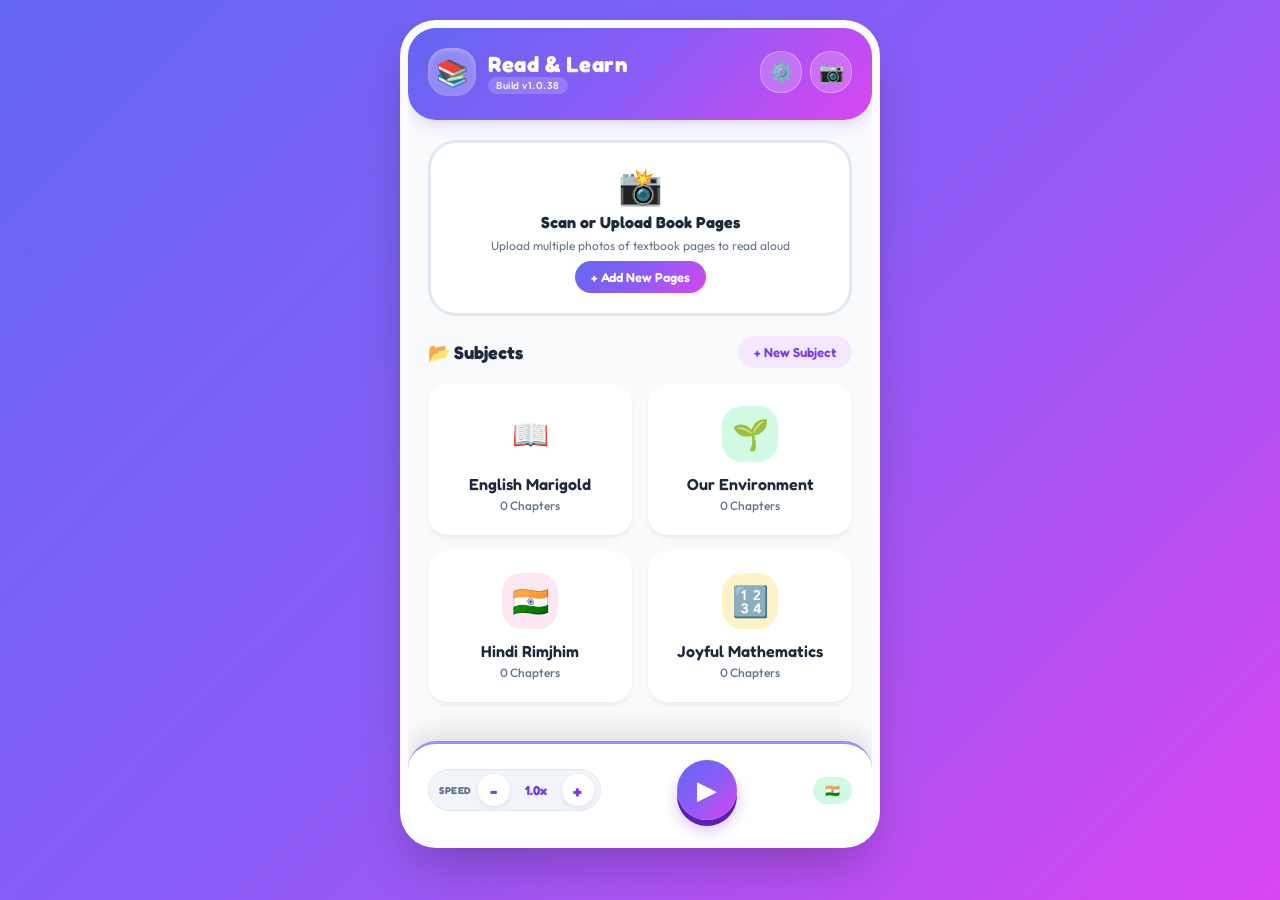
<file: index.html>
<!DOCTYPE html>
<html lang="en">

<head>
  <meta charset="UTF-8">
  <meta name="viewport" content="width=device-width, initial-scale=1.0, maximum-scale=1.0, user-scalable=no">
  <title>Read & Learn - Kids English & Hindi Learning App</title>
  <meta name="description"
    content="Kid-friendly learning app for 2nd graders to scan textbook pages, read English & Hindi text aloud in an Indian accent, and organize by subject and chapter.">
  <meta name="theme-color" content="#7C3AED">
  <link rel="manifest" href="manifest.json">
  <link rel="stylesheet" href="src/styles/main.css">
</head>

<body>

  <div class="app-container">

    <!-- APP HEADER -->
    <header class="app-header">
      <div class="header-top">
        <div class="logo-group">
          <div class="app-icon-badge">📚</div>
          <div>
            <h1 class="app-title">Read & Learn</h1>
            <p class="app-subtitle"><span class="build-tag" id="appBuildTag">Build v1.0.38</span></p>
          </div>
        </div>
        <div style="display: flex; gap: 8px;">
          <button class="btn-icon" id="btnHeaderAiSettings" title="AI Scanning Settings">⚙️</button>
          <button class="btn-icon" id="btnHeaderScan" title="Scan / Upload Pages">📷</button>
        </div>
      </div>

      <!-- Navigation Back Bar (Hidden on Home) -->
      <div class="nav-back-bar" id="navBackBar" style="display: none;">
        <button class="btn-back" id="btnNavBack">
          <span>←</span> Back
        </button>
        <span id="navBreadcrumb" style="font-family: var(--font-heading); font-size: 14px; opacity: 0.9;"></span>
      </div>
    </header>

    <!-- MAIN CONTENT VIEWS -->
    <main class="main-content">

      <!-- 1. HOME VIEW (Subjects Grid & Recent Chapters) -->
      <section id="view-home" class="view-section active">

        <!-- Action Banner -->
        <div class="upload-dropzone" id="quickScanBanner"
          style="padding: 20px; margin-bottom: 20px; background: white; border-style: solid; border-color: #E2E8F0;">
          <span class="dropzone-icon" style="font-size: 36px; margin-bottom: 4px;">📸</span>
          <h3 class="dropzone-title" style="font-size: 16px;">Scan or Upload Book Pages</h3>
          <p class="dropzone-sub" style="font-size: 12px; margin-bottom: 8px;">Upload multiple photos of textbook pages
            to read aloud</p>
          <button class="btn-pill" style="margin: 0 auto; background: var(--bg-gradient); color: white;">+ Add New
            Pages</button>
        </div>

        <div class="section-header">
          <h2 class="section-title"><span>📂</span> Subjects</h2>
          <button class="btn-pill" id="btnAddSubjectModal">+ New Subject</button>
        </div>

        <!-- Subjects Grid -->
        <div class="subjects-grid" id="subjectsGrid">
          <!-- Dynamic Subjects rendered by app.js -->
        </div>

      </section>


      <!-- 2. SUBJECT VIEW (Chapters List) -->
      <section id="view-subject" class="view-section">
        <div class="section-header">
          <h2 class="section-title" id="subjectDetailTitle"><span>📖</span> Subject Chapters</h2>
          <button class="btn-pill" id="btnAddChapterModal">+ New Chapter</button>
        </div>

        <div class="chapters-list" id="chaptersList">
          <!-- Dynamic Chapters list rendered by app.js -->
        </div>
      </section>


      <!-- 3. SCAN & MULTI-IMAGE UPLOAD VIEW -->
      <section id="view-scan" class="view-section">
        <div class="section-header">
          <h2 class="section-title"><span>📤</span> Upload & Extract Text</h2>
        </div>

        <!-- Scan Mode Selector (2 Options) -->
        <div class="scan-mode-container" style="margin-bottom: 20px;">
          <label class="form-label"
            style="font-weight: 700; font-size: 15px; margin-bottom: 10px; display: block;">Choose Scan Mode:</label>
          <div class="scan-mode-options" id="scanModeOptions">

            <!-- Option 1: Full Chapter Scan -->
            <div class="scan-option-card selected" id="btnModeFullChapter" data-mode="full">
              <div class="scan-option-badge" style="background: #EDE9FE; color: #6D28D9;">Option 1</div>
              <div class="scan-option-icon">📚</div>
              <div class="scan-option-content">
                <h4>Full Chapter Scan</h4>
                <p>Scan & save all textbook pages permanently to a Subject</p>
              </div>
              <input type="radio" id="radioModeFull" name="scanMode" value="full" checked
                style="accent-color: var(--primary-purple); width: 18px; height: 18px; cursor: pointer;">
            </div>

            <!-- Option 2: Temporary Scan -->
            <div class="scan-option-card" id="btnModeTempPage" data-mode="temp">
              <div class="scan-option-badge" style="background: #FEF3C7; color: #D97706;">Option 2</div>
              <div class="scan-option-icon">⚡</div>
              <div class="scan-option-content">
                <h4>Temporary Scan</h4>
                <p>Quick read aloud for 1 page without saving to stored chapters</p>
              </div>
              <input type="radio" id="radioModeTemp" name="scanMode" value="temp"
                style="accent-color: var(--primary-purple); width: 18px; height: 18px; cursor: pointer;">
            </div>

          </div>
        </div>

        <!-- Dropzone & Multi File Input -->
        <div class="upload-dropzone" id="uploadDropzone">
          <span class="dropzone-icon">🖼️</span>
          <h3 class="dropzone-title" id="dropzoneTitleText">Tap to Upload or Take Photo</h3>
          <p class="dropzone-sub" id="dropzoneSubText">Use mobile camera, upload files, or drag & drop</p>

          <!-- Hidden Native File Inputs -->
          <input type="file" id="fileInputCamera" accept="image/*" capture="environment" style="display: none;">
          <input type="file" id="fileInputMulti" multiple accept="image/*" style="display: none;">

          <div style="display: flex; gap: 8px; justify-content: center; flex-wrap: wrap; margin-top: 10px;">
            <button class="btn-pill" id="btnCameraSnap"
              style="background: var(--bg-gradient); color: white; font-weight: 700; box-shadow: 0 4px 10px rgba(124, 58, 237, 0.25);">📷
              Camera</button>
            <button class="btn-pill" id="btnLiveScanner"
              style="background: var(--primary-purple-soft); color: var(--primary-purple); font-weight: 600;">🎥 Live
              Scanner</button>
            <button class="btn-pill" id="btnChoosePhotos">📁 Gallery</button>
          </div>
        </div>

        <!-- Image Previews Grid -->
        <div class="image-previews-grid" id="imagePreviewsGrid">
          <!-- Thumbnails rendered dynamically -->
        </div>

        <!-- Destination Subject & Chapter Selection (Visible only in Full Chapter mode) -->
        <div id="fullChapterFields">
          <div class="form-group">
            <label class="form-label" for="selectScanSubject">Select Subject</label>
            <select id="selectScanSubject" class="form-select"></select>
          </div>

          <div class="form-group">
            <label class="form-label" for="inputScanChapterTitle">Chapter Name / Title</label>
            <input type="text" id="inputScanChapterTitle" class="form-input"
              placeholder="e.g. Chapter 1: The Magic Garden">
          </div>
        </div>

        <!-- Temporary Scan Banner Notice -->
        <div id="tempScanNotice"
          style="display: none; background: #FEF3C7; border: 1.5px dashed #F59E0B; padding: 12px 16px; border-radius: var(--radius-sm); margin-bottom: 16px; color: #92400E; font-size: 13px; align-items: center; gap: 10px;">
          <span style="font-size: 20px;">⚡</span>
          <div>
            <strong>Temporary 1-Page Mode Active:</strong>
            <div>Scans 1 page for instant read aloud. Will not save to database unless you choose to save later!</div>
          </div>
        </div>

        <!-- Progress Box -->
        <div class="progress-box" id="ocrProgressBox" style="display: none;">
          <div
            style="display: flex; justify-content: space-between; font-size: 13px; font-family: var(--font-heading);">
            <span id="ocrProgressStatus">Processing OCR...</span>
            <span id="ocrProgressPercent">0%</span>
          </div>
          <div class="progress-bar-bg">
            <div class="progress-bar-fill" id="ocrProgressBarFill"></div>
          </div>
        </div>

        <button class="btn-cta" id="btnStartOcr">
          <span>✨ Extract Text & Save Chapter</span>
        </button>
      </section>


      <!-- 4. CHAPTER READER VIEW (Sentence Highlighting & Dual Language) -->
      <section id="view-chapter" class="view-section">

        <div class="reader-container">
          <!-- Temporary Scan Header Banner -->
          <div id="tempScanHeaderBanner"
            style="display: none; background: #FEF3C7; border: 1px solid #FDE68A; color: #92400E; padding: 8px 14px; border-radius: var(--radius-sm); font-size: 12px; font-weight: 600; justify-content: space-between; align-items: center; margin-bottom: 14px;">
            <span style="display: flex; align-items: center; gap: 6px;">⚡ <span>Temporary Scan</span></span>
            <button class="btn-pill" id="btnSaveTempToChapter"
              style="padding: 4px 12px; font-size: 12px; background: #F59E0B; color: white;">💾 Save to Subject</button>
          </div>

          <!-- Reader Header & Language Selector -->
          <div class="reader-header">
            <div>
              <h2 class="reader-title" id="readerChapterTitle">Chapter Title</h2>
              <span id="readerSubjectBadge"
                style="font-size: 12px; color: var(--text-muted); font-weight: 600;">Subject</span>
            </div>

            <!-- Language Tabs (English vs Hindi) -->
            <div class="language-tabs">
              <button class="lang-tab-btn active" id="btnLangEn">🇬🇧 English</button>
              <button class="lang-tab-btn" id="btnLangHi">🇮🇳 हिंदी (Hindi)</button>
            </div>
          </div>

          <!-- Page Indicator & Scanned Image Modal Trigger -->
          <div class="page-image-toggle-bar">
            <span class="page-num-indicator" id="readerPageIndicator">Page 1 of 1</span>
            <div style="display: flex; gap: 6px;">
              <button class="btn-pill" id="btnEditTextContent"
                style="padding: 4px 10px; font-size: 11px; background: white; color: var(--primary-purple);">✏️ Edit
                Text</button>
              <button class="btn-pill" id="btnViewOriginalImage" style="padding: 4px 10px; font-size: 11px;">🖼️ View
                Photo</button>
            </div>
          </div>

          <!-- Main Text Box with Sentence Highlighting -->
          <div class="text-content-box" id="textContentBox">
            <!-- Sentences rendered dynamically with .sentence-item spans -->
          </div>
        </div>

      </section>

    </main>


    <!-- FLOATING KID AUDIO PLAYER DOCK (Sticky at bottom) -->
    <div class="audio-player-dock" id="audioPlayerDock">
      <div class="player-controls-row">

        <!-- YouTube-Style Speed Control (- / + from 0.1x to 2.0x) -->
        <div class="speed-control-group">
          <span class="speed-label">SPEED</span>
          <button class="speed-step-btn" id="btnSpeedDec" title="Decrease Speed">-</button>
          <span class="speed-value-badge" id="speedValueDisplay">1.0x</span>
          <button class="speed-step-btn" id="btnSpeedInc" title="Increase Speed">+</button>
        </div>

        <!-- Big Play / Pause Button -->
        <button class="play-main-btn" id="btnPlayMain" title="Read Aloud">
          ▶
        </button>

        <!-- Indian Accent Badge: flag only, no text label -->
        <div class="audio-accent-badge" title="Indian Accent Voice">
          <span id="audioAccentLabel">🇮🇳</span>
        </div>
      </div>
    </div>


    <!-- MODAL: ADD SUBJECT -->
    <div class="modal-overlay" id="modalAddSubject">
      <div class="modal-card">
        <div class="modal-header">
          <h3 class="modal-title">Create New Subject</h3>
          <button class="btn-delete-small" id="btnCloseSubjectModal">✕</button>
        </div>
        <div class="form-group">
          <label class="form-label" for="inputSubjectName">Subject Name</label>
          <input type="text" id="inputSubjectName" class="form-input" placeholder="e.g. Moral Science, Computers">
        </div>
        <div class="form-group">
          <label class="form-label">Subject Icon & Color</label>
          <div style="display: flex; gap: 10px;">
            <select id="selectSubjectIcon" class="form-select" style="flex: 1;">
              <option value="📖">📖 Book</option>
              <option value="🌱">🌱 Science</option>
              <option value="🎨">🎨 Art / Hindi</option>
              <option value="🔢">🔢 Math</option>
              <option value="🌍">🌍 Social</option>
              <option value="💻">💻 Computer</option>
              <option value="⭐">⭐ General</option>
            </select>
            <select id="selectSubjectTheme" class="form-select" style="flex: 1;">
              <option value="purple">💜 Purple</option>
              <option value="pink">💖 Pink</option>
              <option value="green">💚 Green</option>
              <option value="yellow">💛 Yellow</option>
              <option value="blue">💙 Blue</option>
            </select>
          </div>
        </div>
        <button class="btn-cta" id="btnSaveSubject">Save Subject</button>
      </div>
    </div>

    <!-- MODAL: SAVE TEMPORARY SCAN TO CHAPTER -->
    <div class="modal-overlay" id="modalSaveTemp">
      <div class="modal-card">
        <div class="modal-header"
          style="display: flex; justify-content: space-between; align-items: center; margin-bottom: 16px;">
          <h3 class="modal-title" style="font-family: var(--font-heading); font-size: 18px; color: var(--text-dark);">💾
            Save to Subject Chapter</h3>
          <button class="btn-delete-small" id="btnCloseSaveTempModal">✕</button>
        </div>
        <div class="form-group">
          <label class="form-label" for="selectSaveTempSubject">Select Subject</label>
          <select id="selectSaveTempSubject" class="form-select"></select>
        </div>
        <div class="form-group">
          <label class="form-label" for="inputSaveTempTitle">Chapter Name / Title</label>
          <input type="text" id="inputSaveTempTitle" class="form-input" placeholder="e.g. Chapter 1: Quick Story">
        </div>
        <button class="btn-cta" id="btnConfirmSaveTemp">Save to Chapter List</button>
      </div>
    </div>

    <!-- MODAL: EDIT PAGE TEXT -->
    <div class="modal-overlay" id="modalEditText">
      <div class="modal-card" style="max-width: 440px;">
        <div class="modal-header"
          style="display: flex; justify-content: space-between; align-items: center; margin-bottom: 14px;">
          <h3 class="modal-title" style="font-family: var(--font-heading); font-size: 17px; color: var(--text-dark);">✏️
            Edit Page Text</h3>
          <button class="btn-delete-small" id="btnCloseEditTextModal">✕</button>
        </div>
        <div class="form-group">
          <label class="form-label" for="inputPageTextEdit" id="editTextLabel">Page Content (English)</label>
          <textarea id="inputPageTextEdit" class="form-input" rows="8"
            style="font-family: var(--font-body); font-size: 15px; resize: vertical; line-height: 1.5;"></textarea>
        </div>
        <button class="btn-cta" id="btnSavePageTextEdit">Save & Re-translate</button>
      </div>
    </div>

    <!-- MODAL: LIVE CAMERA STREAM (Fullscreen viewfinder + crop step) -->
    <div class="modal-overlay camera-modal-fullscreen" id="modalCameraStream">
      <div class="camera-fullscreen-topbar">
        <button class="btn-camera-icon" id="btnCloseCameraModal" onclick="if(window.app) window.app.scanView.stopCameraStream()">✕</button>
        <h3 class="camera-fullscreen-title" id="cameraStageTitle">📷 Live Camera Scanner</h3>
      </div>

      <!-- Stage 1: Live viewfinder -->
      <div class="camera-stage" id="cameraLiveStage">
        <video id="videoCameraFeed" autoplay playsinline class="camera-fullscreen-feed"></video>
        <div class="camera-frame-guide" aria-hidden="true">Align textbook page inside frame</div>
        <div class="camera-fullscreen-controls">
          <button class="btn-snap-shutter" id="btnSnapCameraStream" title="Capture Photo" aria-label="Capture Photo"
            onclick="if(window.app) window.app.scanView.snapFrameFromCamera()">
            <span class="btn-snap-icon">📷</span>
            <span class="btn-snap-label">Capture Photo</span>
          </button>
        </div>
      </div>

      <!-- Stage 2: Crop the captured photo -->
      <div class="camera-stage" id="cameraCropStage" style="display: none;">
        <div class="crop-canvas-wrap" id="cropCanvasWrap">
          <img id="cropImage" alt="Captured page" draggable="false">
          <div class="crop-box" id="cropBox">
            <div class="crop-handle crop-handle-nw" data-handle="nw"></div>
            <div class="crop-handle crop-handle-ne" data-handle="ne"></div>
            <div class="crop-handle crop-handle-sw" data-handle="sw"></div>
            <div class="crop-handle crop-handle-se" data-handle="se"></div>
          </div>
        </div>
        <div class="crop-action-bar">
          <button class="btn-crop-secondary" id="btnRetakePhoto" onclick="if(window.app) window.app.scanView.retakePhoto()">🔄 Retake</button>
          <button class="btn-crop-primary" id="btnConfirmCrop" onclick="if(window.app) window.app.scanView.confirmCrop()">✅ Use Photo</button>
        </div>
      </div>
    </div>

    <!-- MODAL: AI SETTINGS (Gemini API Key) -->
    <div class="modal-overlay drawer-left" id="modalSettingsPanel">
      <div class="drawer-panel">

        <!-- MENU (root) stage -->
        <div class="settings-stage" id="settingsMenuStage">
          <div class="drawer-header">
            <h3 class="drawer-title">⚙️ Settings</h3>
            <button class="btn-close-modal" id="btnCloseAiSettings">✕</button>
          </div>

          <button class="settings-menu-row" data-open-stage="stageAiVision">
            <span class="settings-menu-icon" style="background: var(--primary-purple-soft);">✨</span>
            <span class="settings-menu-text">
              <span class="settings-menu-title">AI Vision</span>
              <span class="settings-menu-subtitle" id="menuSubtitleAiVision">Not Configured</span>
            </span>
            <span class="settings-menu-chevron">›</span>
          </button>

          <button class="settings-menu-row" data-open-stage="stageLanguage">
            <span class="settings-menu-icon" style="background: var(--accent-blue-soft);">🌐</span>
            <span class="settings-menu-text">
              <span class="settings-menu-title">Translation Language</span>
              <span class="settings-menu-subtitle" id="menuSubtitleLanguage">English → Hindi</span>
            </span>
            <span class="settings-menu-chevron">›</span>
          </button>

          <button class="settings-menu-row" data-open-stage="stageVoice">
            <span class="settings-menu-icon" style="background: var(--accent-pink-soft);">🔊</span>
            <span class="settings-menu-text">
              <span class="settings-menu-title">Voice Accent</span>
              <span class="settings-menu-subtitle" id="menuSubtitleVoice">Auto</span>
            </span>
            <span class="settings-menu-chevron">›</span>
          </button>

          <button class="settings-menu-row" data-open-stage="stageOffline">
            <span class="settings-menu-icon" style="background: var(--accent-yellow-soft);">⚡</span>
            <span class="settings-menu-text">
              <span class="settings-menu-title">Offline Engine</span>
              <span class="settings-menu-subtitle" id="menuSubtitleOffline">Off</span>
            </span>
            <span class="settings-menu-chevron">›</span>
          </button>

          <button class="settings-menu-row" id="btnOpenDebugLogs">
            <span class="settings-menu-icon" style="background: var(--accent-green-soft);">📋</span>
            <span class="settings-menu-text">
              <span class="settings-menu-title">Debug Logs</span>
              <span class="settings-menu-subtitle">View app activity log</span>
            </span>
            <span class="settings-menu-chevron">›</span>
          </button>
        </div>

        <!-- DETAIL stage: AI Vision -->
        <div class="settings-stage" id="stageAiVision" style="display: none;">
          <div class="drawer-header">
            <button class="btn-settings-back" data-back-to-menu>←</button>
            <h3 class="drawer-title">✨ AI Vision</h3>
          </div>

          <div id="aiStatusBadge"
            style="display: flex; align-items: center; gap: 8px; padding: 10px 14px; border-radius: var(--radius-sm); background: #F1F5F9; margin-bottom: 14px; font-size: 13px; font-weight: 600;">
            <span id="aiStatusDot"
              style="width: 10px; height: 10px; border-radius: 50%; background: #94A3B8; display: inline-block;"></span>
            <span id="aiStatusText">No API Key — Using On-Device OCR</span>
          </div>

          <div class="form-group" style="margin-bottom: 14px;">
            <label class="form-label" for="inputGeminiApiKey">Gemini API Key</label>
            <input id="inputGeminiApiKey" type="password" class="form-input"
              placeholder="Paste your Gemini API key here..." autocomplete="off" />
            <p class="settings-section-hint">Get a <strong>100% free</strong> API key from
              <a href="https://aistudio.google.com/" target="_blank" style="color: var(--primary-purple);">Google AI Studio</a>.
              Key is stored only on your phone.</p>
          </div>

          <button class="btn-cta" id="btnEnableAi">⚡ Enable AI</button>
          <p id="aiTestResult" style="font-size: 12px; margin-top: 8px; min-height: 16px; font-weight: 600;"></p>
          <button class="btn-text-link-danger" id="btnClearAiKey" style="display: none;">🗑️ Remove Key</button>
        </div>

        <!-- DETAIL stage: Translation Language -->
        <div class="settings-stage" id="stageLanguage" style="display: none;">
          <div class="drawer-header">
            <button class="btn-settings-back" data-back-to-menu>←</button>
            <h3 class="drawer-title">🌐 Translation Language</h3>
          </div>
          <p class="settings-section-hint" style="margin-bottom: 14px;">Pick the language printed on the page, and the language to translate it into. Chapters you've already scanned keep their original languages.</p>

          <!-- Language Pair Selector (Vertical Stack) -->
          <div class="lang-pair-container" id="langPairContainer">
            <div class="lang-pair-row" id="langSourceRow">
              <span class="lang-pair-label">📖 SOURCE (ON PAGE)</span>
              <button type="button" class="lang-selector-card" id="btnSourceLangSelector" aria-haspopup="listbox" aria-label="Choose source language">
                <span class="lang-selector-flag" id="sourceLangFlag">🇬🇧</span>
                <span class="lang-selector-name" id="sourceLangName">English</span>
                <span class="lang-selector-arrow">▾</span>
              </button>
            </div>

            <!-- Searchable Language Picker Dropdown — repositioned by JS after the active row -->
            <div class="lang-picker-dropdown" id="langPickerDropdown" style="display: none;">
              <div class="lang-picker-header">
                <span class="lang-picker-title" id="langPickerTitle">Select Source Language</span>
                <button type="button" class="lang-picker-close" id="btnLangPickerClose" aria-label="Close language picker">✕</button>
              </div>
              <div class="lang-search-wrapper">
                <span class="lang-search-icon">🔍</span>
                <input type="text" id="langSearchInput" class="lang-search-input" placeholder="Search language (e.g. Hindi, Tamil)..." autocomplete="off" />
                <button type="button" class="lang-search-clear" id="btnLangSearchClear" style="display: none;" aria-label="Clear search">✕</button>
              </div>
              <div id="languageDropdownList" class="settings-option-list lang-dropdown-list" role="listbox"></div>
            </div>

            <div class="lang-swap-divider" id="langSwapDivider">
              <div class="lang-swap-line"></div>
              <button type="button" class="btn-swap-lang" id="btnSwapLanguages" title="Swap languages" aria-label="Swap source and target languages">
                ↕
              </button>
              <div class="lang-swap-line"></div>
            </div>

            <div class="lang-pair-row" id="langTargetRow">
              <span class="lang-pair-label">🌐 TARGET (TRANSLATE INTO)</span>
              <button type="button" class="lang-selector-card" id="btnTargetLangSelector" aria-haspopup="listbox" aria-label="Choose target language">
                <span class="lang-selector-flag" id="targetLangFlag">🇮🇳</span>
                <span class="lang-selector-name" id="targetLangName">Hindi</span>
                <span class="lang-selector-arrow">▾</span>
              </button>
            </div>
          </div>

          <p class="settings-section-hint" id="languageDirectionHint" style="margin-top: 14px;"></p>
        </div>

        <!-- DETAIL stage: Voice Accent -->
        <div class="settings-stage" id="stageVoice" style="display: none;">
          <div class="drawer-header">
            <button class="btn-settings-back" data-back-to-menu>←</button>
            <h3 class="drawer-title">🔊 Voice Accent</h3>
          </div>

          <div class="settings-option-group-label">🎚️ Reading Speed</div>
          <div class="settings-speed-row">
            <input type="range" id="rangeSpeechRate" min="0.5" max="2.0" step="0.1" value="1.0" />
            <span class="settings-speed-value" id="speechRateValue">1.0x</span>
          </div>
          <button class="btn-pill" id="btnTestVoiceSample"
            style="width: 100%; background: #EDE9FE; color: #6D28D9; font-weight: 700; margin-bottom: 16px;">🔊 Test Voice Sample</button>

          <div class="settings-option-group-label">🗣️ Voice</div>
          <p class="settings-section-hint" id="voiceAccentHint" style="margin-bottom: 14px;">Auto-picks the best Indian-accent voice available on your device.</p>
          <div id="voiceOptionsList" class="settings-option-list"></div>
        </div>

        <!-- DETAIL stage: Offline Engine -->
        <div class="settings-stage" id="stageOffline" style="display: none;">
          <div class="drawer-header">
            <button class="btn-settings-back" data-back-to-menu>←</button>
            <h3 class="drawer-title">⚡ Offline Engine</h3>
          </div>

          <div class="settings-menu-row settings-menu-row-static" style="margin-bottom: 16px;">
            <span class="settings-menu-icon" style="background: var(--accent-yellow-soft);">⚡</span>
            <span class="settings-menu-text">
              <span class="settings-menu-title">Always scan offline</span>
              <span class="settings-menu-subtitle">Skip AI Vision, even if a key is set</span>
            </span>
            <label class="settings-switch">
              <input type="checkbox" id="checkPreferOffline">
              <span class="settings-switch-track"></span>
            </label>
          </div>

          <div class="settings-option-group-label">📦 Offline Language Packs</div>
          <p class="settings-section-hint" style="margin-bottom: 12px;">Local OCR currently reads English only. Downloadable packs for other languages are coming soon.</p>
          <div id="languagePackList" class="settings-option-list"></div>
        </div>

      </div>
    </div>

    <!-- TOAST NOTIFICATION -->
    <div class="toast-msg" id="toastMsg">Notification message</div>

  </div>

  <!-- Tesseract OCR Library (local worker runner) -->
  <script src="lib/tesseract/tesseract.min.js"></script>

  <!-- Modular PWA Application Entry Point -->
  <script type="module" src="src/app.js"></script>
</body>

</html>
</file>
<file: src/styles/main.css>
/* ==========================================================================
   Kids Learning App - Modular CSS Master Import File
   ========================================================================== */

@import './base.css';
@import './header.css';
@import './home-view.css';
@import './scan-view.css';
@import './reader.css';
@import './player.css';
@import './modals.css';
@import './settings-panel.css';
</file>
